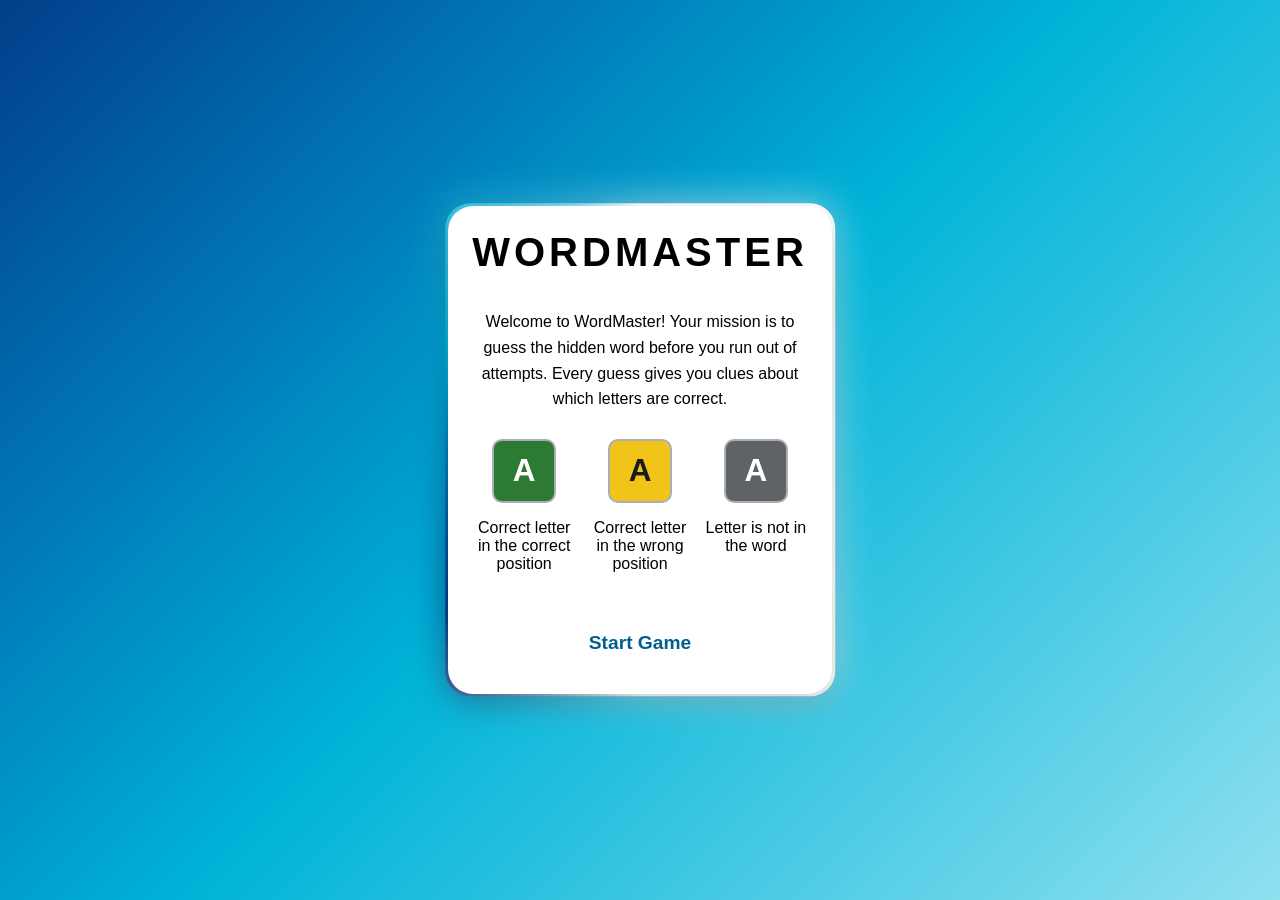
<file: index.html>
<!doctype html>
<html lang="en">
  <head>
    <meta charset="UTF-8" />
    <meta name="viewport" content="width=device-width, initial-scale=1.0" />
    <title>WordMaster</title>
    <link rel="stylesheet" href="css/styles.css" />
  </head>

  <body id="index">
    <div class="container">
      <h1>WORDMASTER</h1>

      <p class="description">
        Welcome to WordMaster! Your mission is to guess the hidden word before
        you run out of attempts. Every guess gives you clues about which letters
        are correct.
      </p>

      <div class="legend">
        <div class="legend-item">
          <div class="tile green">A</div>
          <p>Correct letter in the correct position</p>
        </div>

        <div class="legend-item">
          <div class="tile yellow">A</div>
          <p>Correct letter in the wrong position</p>
        </div>

        <div class="legend-item">
          <div class="tile gray">A</div>
          <p>Letter is not in the word</p>
        </div>
      </div>

      <button id="startGame" onclick="window.location.href = 'game.html'">Start Game</button>
    </div>
  </body>
</html>
</file>
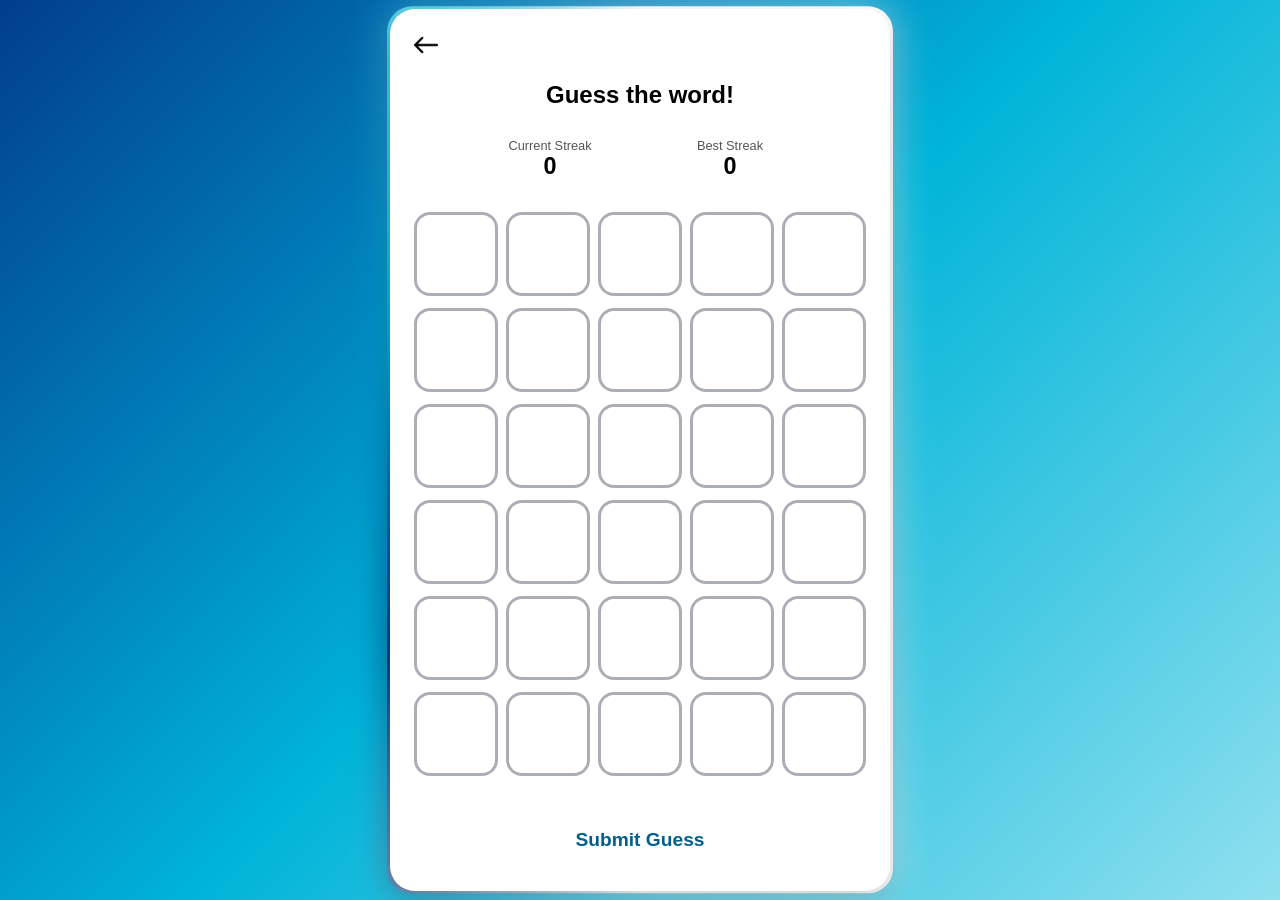
<file: game.html>
<!doctype html>
<html lang="en">
  <head>
    <meta charset="UTF-8" />
    <meta name="viewport" content="width=device-width, initial-scale=1.0" />
    <title>WordMaster</title>
    <link rel="stylesheet" href="css/styles.css" />
    <script src="js/script.js" defer></script>
  </head>

  <body id="game">
    <main class="container">
      <a href="index.html" class="home">
        <img src="img/arrowleft.png" class="home" />
      </a>
      <h2>Guess the word!</h2>

      <div class="stats">
        <div class="stat-card">
          <span class="stat-label">Current Streak</span>
          <span id="currentStreak">0</span>
        </div>

        <div class="stat-card">
          <span class="stat-label">Best Streak</span>
          <span id="bestStreak">0</span>
        </div>
      </div>

      <div class="answerContainer"></div>

      <button id="submit">Submit Guess</button>
    </main>
  </body>
</html>
</file>
<file: css/styles.css>
:root {
  --index-background1: #023e8a;
  --index-background2: #0077b6;
  --index-background3: #00b4d8;
  --index-background4: #48cae4;
  --index-background5: #90e0ef;
  --game-background: #252525;
  --container-background: rgba(255, 255, 255);
  --game-border-color: #acaeb5;
  --text-color: #000000;
}

body {
  margin: 0;
  height: 100vh;
  overflow: hidden;
  display: grid;
  grid-template-columns: minmax(0, 1fr);
  grid-template-rows: auto minmax(0, 1fr) auto;
  grid-template-areas:
    "header"
    "main"
    "footer";

  font-family: Arial, sans-serif;
  place-items: center;

  background: linear-gradient(
    135deg,
    var(--index-background1) 0%,
    var(--index-background2) 25%,
    var(--index-background3) 50%,
    var(--index-background4) 75%,
    var(--index-background5) 100%
  );
}

header {
  justify-self: start;
  margin-top: 1rem;
}

header a {
  color: var(--text-color);
  text-decoration: none;
  padding: 1rem;
  background-color: var(--container-background);
}

.container {
  box-sizing: border-box;
  width: 100%;
  height: 100%;
  max-height: 100%;
  min-height: 0;
  display: flex;
  flex-direction: column;
  justify-content: center;

  grid-area: main;
  padding: clamp(12px, 3vh, 24px);
  text-align: center;
  justify-items: center;
  background-color: var(--container-background);
  position: relative;
}

/* Background animations for the container object - Short note is the @property which can be... meh... to use */
@property --angle {
  syntax: "<angle>";
  initial-value: 0deg;
  inherits: false;
}

.container::after,
.container::before {
  content: "";
  position: absolute;
  height: 100%;
  width: 100%;
  background-image: conic-gradient(
    from var(--angle),
    var(--container-background) 0%,
    var(--container-background) 50%,
    #023e8a 64%,
    #0077b6 74%,
    #00b4d8 83%,
    #48cae4 91%,
    #90e0ef 96%,
    var(--container-background) 100%
  );
  top: 50%;
  left: 50%;
  translate: -50% -50%;
  z-index: -1;
  padding: 3px;
  border-radius: 25px;
  animation: 5s spin linear infinite;
}

.container::before {
  filter: blur(1.2rem);
  opacity: 0.6;
}

@keyframes spin {
  from {
    --angle: 0deg;
  }
  to {
    --angle: 360deg;
  }
}

h1 {
  color: var(--text-color);
  font-size: clamp(1.5rem, 5vh, 2.5rem);
  letter-spacing: 4px;
  margin: 0 0 clamp(8px, 2vh, 20px);
}

.description {
  color: var(--text-color);
  font-size: clamp(0.85rem, 2vh, 1rem);
  line-height: 1.6;
  margin-bottom: clamp(12px, 3vh, 30px);
}

.legend {
  display: grid;
  grid-template-columns: repeat(3, 1fr);
  gap: 12px;
  margin-bottom: clamp(12px, 3vh, 30px);
}

.legend-item {
  color: var(--text-color);
}

.tile {
  width: clamp(40px, 7vh, 60px);
  height: clamp(40px, 7vh, 60px);
  margin: auto;

  display: flex;
  justify-content: center;
  align-items: center;

  font-size: clamp(1.4rem, 3.5vh, 2rem);
  font-weight: bold;

  border-radius: 10px;
  border: 2px solid var(--game-border-color);

  color: white;
}

.green {
  background-color: #2d7a32;
}

.yellow {
  background-color: #f0c419;
  color: #1a1a1a;
}

.gray {
  background-color: #5f6366;
}

#startGame,
#submit {
  border: none;
  padding: clamp(10px, 2vh, 16px) 40px;
  border-radius: 999px;
  font-size: clamp(1rem, 2.4vh, 1.2rem);
  font-weight: bold;
  cursor: pointer;
  background-color: #ffffff;
  color: #005f8f;
  transition: 0.3s;
}

#submit {
  width: 100%;

  margin-top: 10px;
}

button:hover {
  background-color: #ffffff;

  box-shadow: 0 0 15px rgba(72, 202, 228, 0.8);
}

button:focus-visible {
  outline: 3px solid #ffffff;
  outline-offset: 4px;
}

.answerContainer {
  display: flex;
  flex-direction: column;
  gap: clamp(6px, 1.5vh, 12px);
  margin: 0 auto clamp(12px, 3vh, 30px);
  width: min(100%, max(200px, calc((100dvh - 300px) / 1.2)));
}

.row {
  display: grid;
  grid-template-columns: repeat(5, minmax(0, 1fr));
  gap: 8px;
}

.answerContainer input {
  box-sizing: border-box;
  width: 100%;
  min-width: 0;
  aspect-ratio: 1 / 1;
  padding: 0;
  border: 3px solid #acaeb5;
  background-color: white;
  border-radius: 16px;
  font-size: clamp(1rem, 3vh, 1.5rem);
  text-align: center;
  cursor: pointer;
}

.stats {
  display: flex;
  justify-content: center;
  gap: 20px;

  margin-bottom: clamp(10px, 2.5vh, 24px);
}

.stat-card {
  display: flex;
  flex-direction: column;

  padding: clamp(6px, 1vh, 10px) 20px;

  background-color: rgba(255, 255, 255, 0.6);

  border-radius: 12px;

  min-width: 120px;
}

.stat-label {
  font-size: 0.8rem;
  color: #555;
}

.stat-card span:last-child {
  font-size: clamp(1.1rem, 2.6vh, 1.5rem);
  font-weight: bold;
}

.input.correct {
  animation: 1s correct forwards;
}

@keyframes correct {
  from {
    transform: rotateX(0deg);
    background-color: inherit;
  }
  to {
    transform: rotateX(360deg);
    background-color: #2d7a32;
    color: white;
  }
}

.input.present {
  animation: 1s present forwards;
}

@keyframes present {
  from {
    transform: rotateX(0deg);
    background-color: white;
  }
  to {
    transform: rotateX(360deg);
    background-color: #f0c419;
    color: white;
  }
}

.home {
  width: 1.5rem;
  cursor: pointer;
}

@media (min-width: 500px) {
  .container {
    height: auto;
    max-height: 100%;
    border-radius: 25px;
    box-shadow: 0px 10px 30px rgba(0, 0, 0, 0.2);
  }

  #index > .container {
    min-width: min-content;
    width: 25%;
  }

  #game > .container {
    width: 500px;
  }
}
</file>
